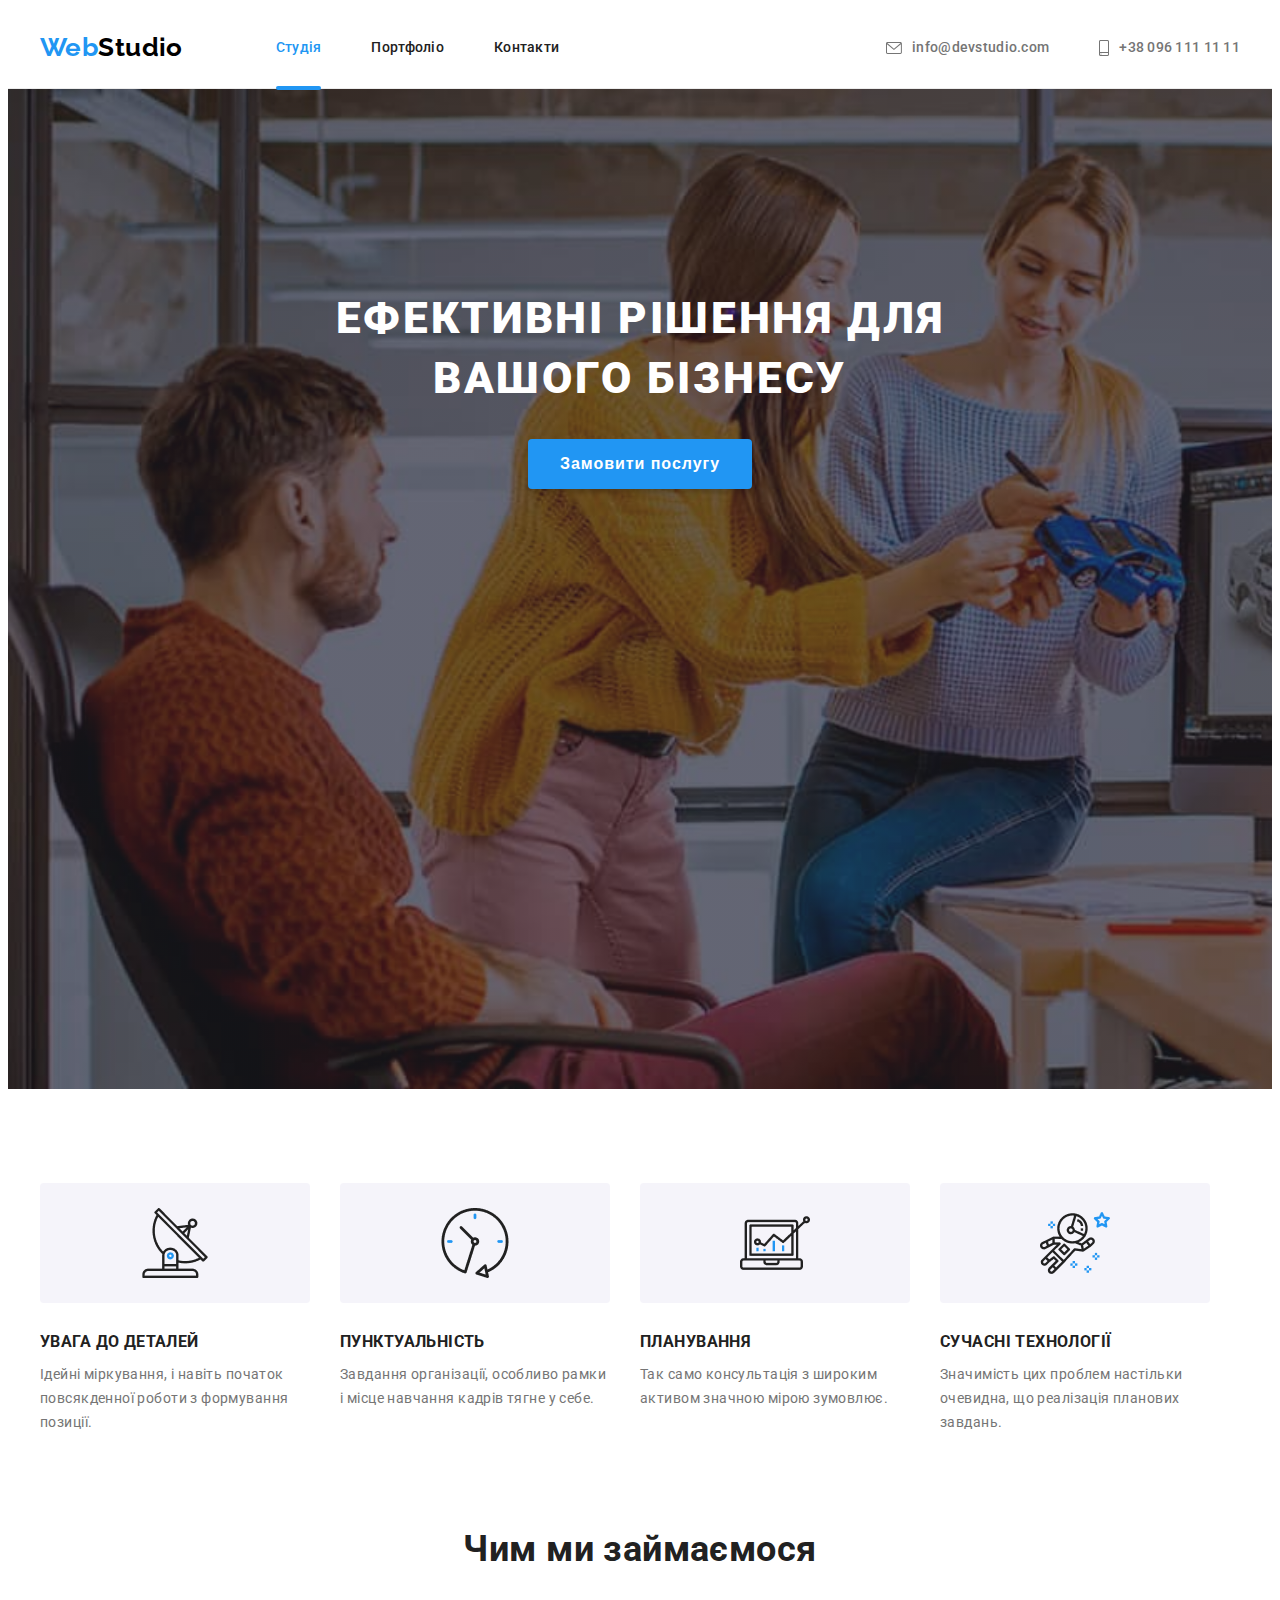
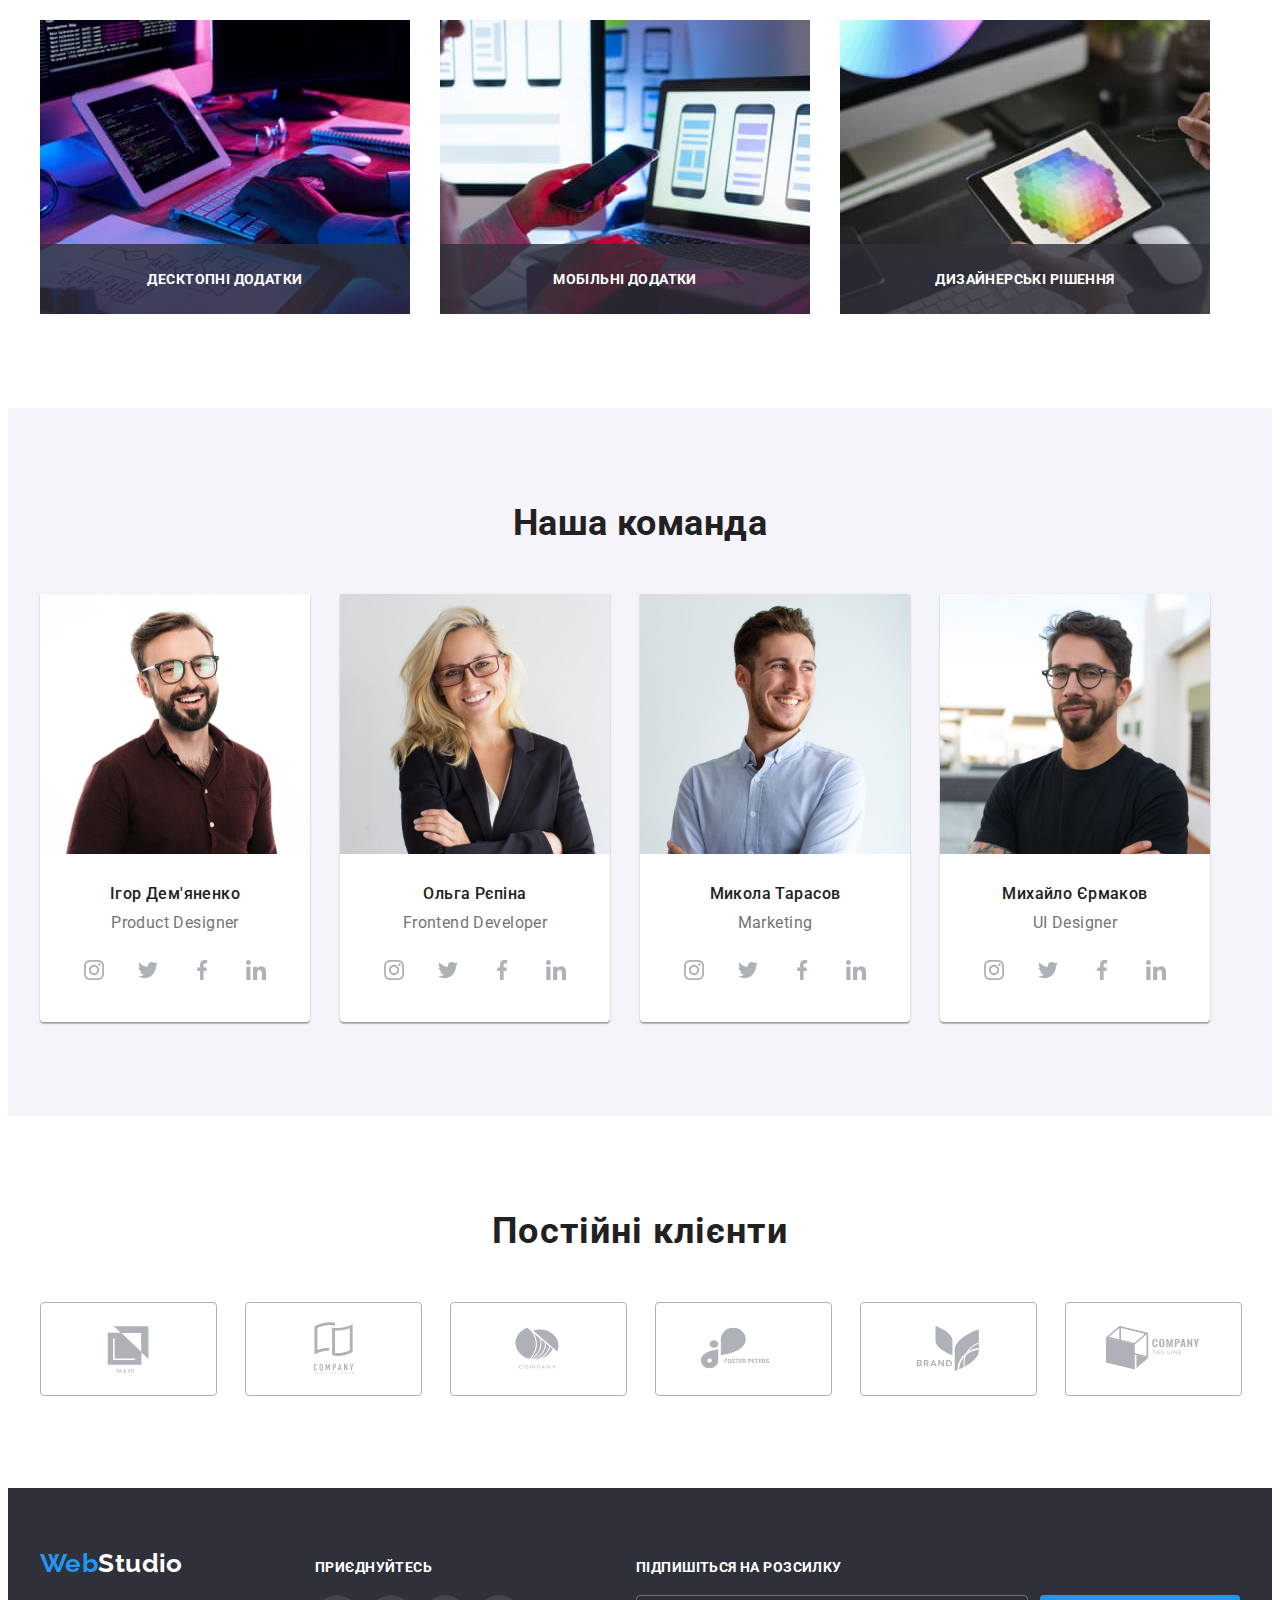
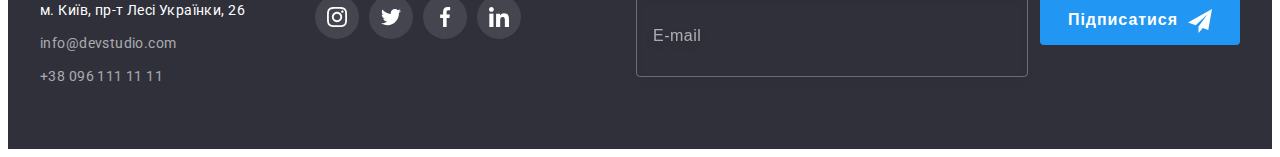
<file: index.html>
<!DOCTYPE html>
<html lang="uk">
<head>
    <meta charset="UTF-8">
    <meta http-equiv="X-UA-Compatible" content="IE=edge">
    <meta name="viewport" content="width=device-width, initial-scale=1.0">
    <link rel="preconnect" href="https://fonts.googleapis.com">
    <link rel="preconnect" href="https://fonts.gstatic.com" crossorigin>
    <link href="https://fonts.googleapis.com/css2?family=Raleway:wght@700&family=Roboto:wght@400;500;700;900&display=swap" rel="stylesheet">
    <link rel="stylesheet" href="https://cdnjs.cloudflare.com/ajax/libs/modern-normalize/1.1.0/modern-normalize.min.css"
        integrity="sha512-wpPYUAdjBVSE4KJnH1VR1HeZfpl1ub8YT/NKx4PuQ5NmX2tKuGu6U/JRp5y+Y8XG2tV+wKQpNHVUX03MfMFn9Q=="
        crossorigin="anonymous" referrerpolicy="no-referrer" />
    <link rel="stylesheet" href="./css/main.min.css">
    <title>WebStudio</title>
</head>
<body>
    <header class="header">
        <div class="container header-container">
            <a  class="logo-web logo link" href="./index.html">Web<span class="logo__black">Studio</span></a>
            <nav class="header-nav">
                <ul class="header-list list">
                    <li class="header-list-item"><a href="./index.html" class="header-link nav-active link">Студія</a></li>
                    <li class="header-list-item"><a href="./portfolio.html" class="header-link link">Портфоліо</a></li>
                    <li class="header-list-item"><a href="#" class="header-link link">Контакти</a></li>
                </ul>
            </nav>
            <ul class="header-contacts-list list">
                <li class="contacts-list-item"><a href="mailto:info@devstudio.com" class="contacts-link link">
                    <svg class="contacts-icons" width="16px" height="12px">
                    <use href="./images/symbol-defs.svg#icon-envelope"></use>
                </svg> info@devstudio.com</a></li>
                <li class="contacts-list-item tel"><a href="tel:+380961111111" class="contacts-link link">
                    <svg class="contacts-icons" width="10px" height="16px">
                        <use href="./images/symbol-defs.svg#icon-smartphone"></use>
                    </svg>+38 096 111 11 11</a></li>
            </ul>
        </div>
    </header>
    <main>
        <section class="hero">
            <div class="container hero-container">
                <h1 class="hero-title">Ефективні рішення для вашого бізнесу</h1>
                <button type="button" class="hero-btn" data-modal-open>Замовити послугу</button>
            </div>
        </section>
        <section class="benefits section">
            <div class="container benefits-container">
                <h2 class="visualy-hidden">Переваги</h2>
                <ul class="benefits-list list">
                    <li class="benefits-list-item icon-antenna">
                        <h3 class="benefits-title">Увага до деталей</h3>
                        <p class="benefits-after-title">Ідейні міркування, і навіть початок повсякденної роботи з формування позиції.</p>
                    </li>
                    <li class="benefits-list-item icon-clock">
                        <h3 class="benefits-title">Пунктуальність</h3>
                        <p class="benefits-after-title">Завдання організації, особливо рамки і місце навчання кадрів тягне у себе.</p>
                    </li>
                    <li class="benefits-list-item icon-diagram">
                        <h3 class="benefits-title">Планування</h3>
                        <p class="benefits-after-title">Так само консультація з широким активом значною мірою зумовлює.</p>
                    </li>
                    <li class="benefits-list-item icon-astronaut">
                        <h3 class="benefits-title">Сучасні технології</h3>
                        <p class="benefits-after-title">Значимість цих проблем настільки очевидна, що реалізація планових завдань.</p>
                    </li>
                </ul>
            </div>
        </section>
        <section class="work">
            <div class="container work__container">
                <h2 class="work__title">Чим ми займаємося</h2>
                <ul class="process list">
                    <li class="process__item">
                        <img src="./images/work1.jpg" alt="Робочий процес" width="370" height="294">
                        <p class="process__about">Десктопні додатки</p>
                    </li>
                    <li class="process__item">
                        <img src="./images/work2.jpg" alt="Робочий процес" width="370" height="294">
                        <p class="process__about">Мобільні додатки</p>
                    </li>
                    <li class="process__item">
                        <img src="./images/work3.jpg" alt="Робочий процес" width="370" height="294">
                        <p class="process__about">Дизайнерські рішення</p>
                    </li>
                </ul>
            </div>
        </section>
        <section class="team section">
            <div class="container team__container">
                <h2 class="team__title">Наша команда</h2>
                <ul class="employee list">
                    <li class="employee__item">
                        <img src="./images/worker1.jpg" alt="Робітник" width="270" height="260">
                        <div class="employee__about">
                            <h3 class="employee__name">Ігор Дем'яненко</h3>
                            <p lang="en" class="employee__position">Product Designer</p>
                            <ul class="soc list">
                                <il class="soc__item"><a href="" class="soc__link" target="_blank" rel="noopener noreferrer nofollow"><svg class="soc__icon">
                                    <use href="./images/symbol-defs.svg#icon-instagram"></use>
                                </svg></a></il>
                                <il class="soc__item"><a href="" class="soc__link" target="_blank" rel="noopener noreferrer nofollow"><svg class="soc__icon">
                                    <use href="./images/symbol-defs.svg#icon-twitter"></use>
                                </svg></a></il>
                                <il class="soc__item"><a href="" class="soc__link" target="_blank" rel="noopener noreferrer nofollow"><svg class="soc__icon">
                                    <use href="./images/symbol-defs.svg#icon-facebook"></use>
                                </svg></a></il>
                                <il class="soc__item"><a href="" class="soc__link" target="_blank" rel="noopener noreferrer nofollow"><svg class="soc__icon">
                                    <use href="./images/symbol-defs.svg#icon-linkedin"></use>
                                </svg></a></il>
                            </ul>
                        </div>
                    </li>
                    <li class="employee__item">
                        <img src="./images/worker2.jpg" alt="Робітник" width="270" height="260">
                        <div class="employee__about">
                            <h3 class="employee__name">Ольга Рєпіна</h3>
                            <p lang="en" class="employee__position">Frontend Developer</p>
                            <ul class="soc list">
                                <il class="soc__item"><a href="" class="soc__link" target="_blank" rel="noopener noreferrer nofollow"><svg class="soc__icon">
                                        <use href="./images/symbol-defs.svg#icon-instagram"></use>
                                    </svg></a></il>
                                <il class="soc__item"><a href="" class="soc__link" target="_blank" rel="noopener noreferrer nofollow"><svg class="soc__icon">
                                        <use href="./images/symbol-defs.svg#icon-twitter"></use>
                                    </svg></a></il>
                                <il class="soc__item"><a href="" class="soc__link" target="_blank" rel="noopener noreferrer nofollow"><svg class="soc__icon">
                                        <use href="./images/symbol-defs.svg#icon-facebook"></use>
                                    </svg></a></il>
                                <il class="soc__item"><a href="" class="soc__link" target="_blank" rel="noopener noreferrer nofollow"><svg class="soc__icon">
                                        <use href="./images/symbol-defs.svg#icon-linkedin"></use>
                                    </svg></a></il>
                            </ul>
                        </div>
                    </li>
                    <li class="employee__item">
                        <img src="./images/worker3.jpg" alt="Робітник" width="270" height="260">
                        <div class="employee__about">
                            <h3 class="employee__name">Микола Тарасов</h3>
                            <p lang="en" class="employee__position">Marketing</p>
                            <ul class="soc list">
                                <il class="soc__item"><a href="" class="soc__link" target="_blank" rel="noopener noreferrer nofollow"><svg class="soc__icon">
                                        <use href="./images/symbol-defs.svg#icon-instagram"></use>
                                    </svg></a></il>
                                <il class="soc__item"><a href="" class="soc__link" target="_blank" rel="noopener noreferrer nofollow"><svg class="soc__icon">
                                        <use href="./images/symbol-defs.svg#icon-twitter"></use>
                                    </svg></a></il>
                                <il class="soc__item"><a href="" class="soc__link" target="_blank" rel="noopener noreferrer nofollow"><svg class="soc__icon">
                                        <use href="./images/symbol-defs.svg#icon-facebook"></use>
                                    </svg></a></il>
                                <il class="soc__item"><a href="" class="soc__link" target="_blank" rel="noopener noreferrer nofollow"><svg class="soc__icon">
                                        <use href="./images/symbol-defs.svg#icon-linkedin"></use>
                                    </svg></a></il>
                            </ul>
                        </div>
                    </li>
                    <li class="employee__item">
                        <img src="./images/worker4.jpg" alt="Робітник" width="270" height="260">
                        <div class="employee__about">
                            <h3 class="employee__name">Михайло Єрмаков</h3>
                            <p lang="en" class="employee__position">UI Designer</p>
                            <ul class="soc list">
                                <il class="soc__item"><a href="" class="soc__link" target="_blank" rel="noopener noreferrer nofollow"><svg class="soc__icon">
                                        <use href="./images/symbol-defs.svg#icon-instagram"></use>
                                    </svg></a></il>
                                <il class="soc__item"><a href="" class="soc__link" target="_blank" rel="noopener noreferrer nofollow"><svg class="soc__icon">
                                        <use href="./images/symbol-defs.svg#icon-twitter"></use>
                                    </svg></a></il>
                                <il class="soc__item"><a href="" class="soc__link" target="_blank" rel="noopener noreferrer nofollow"><svg class="soc__icon">
                                        <use href="./images/symbol-defs.svg#icon-facebook"></use>
                                    </svg></a></il>
                                <il class="soc__item"><a href="" class="soc__link" target="_blank" rel="noopener noreferrer nofollow"><svg class="soc__icon">
                                        <use href="./images/symbol-defs.svg#icon-linkedin"></use>
                                    </svg></a></il>
                            </ul>
                        </div>
                    </li>
                </ul>
            </div>
        </section>
        <section class="clients section">
            <div class="container container-clients">
                <h2 class="clients-title">Постійні клієнти</h2>
                <div class="clients-block">
                    <ul class="clients-list list">
                        <li class="clients-list-item">
                            <a href="" class="clients-list-link">
                                <svg class="clients-icon">
                                    <use href="./images/symbol-defs.svg#icon-log1"></use>
                                </svg>
                            </a>
                        </li>
                        <li class="clients-list-item">
                            <a href="" class="clients-list-link">
                                <svg class="clients-icon">
                                    <use href="./images/symbol-defs.svg#icon-log2"></use>
                                </svg>
                            </a>
                        </li>
                        <li class="clients-list-item">
                            <a href="" class="clients-list-link">
                                <svg class="clients-icon">
                                    <use href="./images/symbol-defs.svg#icon-log3"></use>
                                </svg>
                            </a>
                        </li>
                        <li class="clients-list-item">
                            <a href="" class="clients-list-link">
                                <svg class="clients-icon">
                                    <use href="./images/symbol-defs.svg#icon-log4"></use>
                                </svg>
                            </a>
                        </li>
                        <li class="clients-list-item">
                            <a href="" class="clients-list-link">
                                <svg class="clients-icon">
                                    <use href="./images/symbol-defs.svg#icon-log5"></use>
                                </svg>
                            </a>
                        </li>
                        <li class="clients-list-item">
                            <a href="" class="clients-list-link">
                                <svg class="clients-icon">
                                    <use href="./images/symbol-defs.svg#icon-log6"></use>
                                </svg>
                            </a>
                        </li>
                    </ul>
                </div>
            </div>
        </section>
    </main>
    <footer class="footer">
       <div class="container footer__container">
            <div class="contacts">
                <a class="contacts__logo logo link" href="./index.html">Web<span class="logo__white">Studio</span></a>
                <address class="address">
                        <ul class="contacts__list list">
                            <li class="contacts__item"><a href="https://goo.gl/maps/NXX6LeHb5ru4royF7" target="_blank" rel="noopener noreferrer nofollow" class="contacts__link link-address link">м. Київ, пр-т Лесі Українки, 26</a></li>
                            <li class="contacts__item"><a href="mailto:info@devstudio.com" class="contacts__link link">info@devstudio.com</a></li>
                            <li class="contacts__item"><a href="tel:+380961111111" class="contacts__link link">+38 096 111 11 11</a></li>
                        </ul>
                </address>
            </div>
            <div class="mailing">
                <p class="mailing__title">Приєднуйтесь</p>
                <ul class="footer__soc soc list">
                    <il class="soc__item"><a href="" class="soc__link footer__soc-link" target="_blank" rel="noopener noreferrer nofollow"><svg
                            class="soc__icon">
                            <use href="./images/symbol-defs.svg#icon-instagram"></use>
                        </svg></a></il>
                    <il class="soc__item"><a href="" class="soc__link footer__soc-link" target="_blank" rel="noopener noreferrer nofollow"><svg
                            class="soc__icon">
                            <use href="./images/symbol-defs.svg#icon-twitter"></use>
                        </svg></a></il>
                    <il class="soc__item"><a href="" class="soc__link footer__soc-link" target="_blank" rel="noopener noreferrer nofollow"><svg
                            class="soc__icon">
                            <use href="./images/symbol-defs.svg#icon-facebook"></use>
                        </svg></a></il>
                    <il class="soc__item"><a href="" class="soc__link footer__soc-link" target="_blank" rel="noopener noreferrer nofollow"><svg
                            class="soc__icon">
                            <use href="./images/symbol-defs.svg#icon-linkedin"></use>
                        </svg></a></il>
                </ul>
            </div>
            <div class="subscribe">
                <p class="subscribe__title">Підпишіться на розсилку</p>
                <form class="subscribe__form">
                    <input type="email" class="subscribe__input" placeholder="E-mail" required>
                    <button type="submit" class="subscribe__button">Підписатися<span><svg class="subscibe__icon" width="24" height="24"><use href="./images/symbol-defs.svg#icon-send"></use></svg></span></button>
                </form>
            </div>
       </div>
    </footer>
    <div class="backdrop is-hidden" data-modal>
        <div class="modal">
            <button type="button" class="modal-close" data-modal-close>
                <svg class="modal-close-icon" width="18px" height="18px">
                    <use href="./images/symbol-defs.svg#icon-close-icon"></use>
                </svg>
            </button>
            <p class="modal-title">Залиште свої дані, ми вам передзвонимо</p>
            <form class="modal-form">
                <div class="modal-field">
                    <label for="user-name" class="input-label">Ім'я</label>
                    <div class="input-wrap">
                        <input type="text" name="user-name" class="modal-input" id="user-name" required>
                        <svg class="modal-input-icon" width="18" height="18">
                            <use href="./images/symbol-defs.svg#icon-modal-input1"></use>
                        </svg>
                    </div>
                </div>
                <div class="modal-field">
                    <label for="user-tel" class="input-label">Телефон</label>
                    <div class="input-wrap">
                        <input type="tel" name="user-tel" class="modal-input" id="user-tel" required>
                        <svg class="modal-input-icon" width="18" height="18">
                            <use href="./images/symbol-defs.svg#icon-modal-input2"></use>
                        </svg>
                    </div>
                </div>
                <div class="modal-field">
                    <label for="user-email" class="input-label">Пошта</label>
                    <div class="input-wrap">
                        <input type="email" name="user-email" class="modal-input" id="user-email" required>
                        <svg class="modal-input-icon" width="18" height="18">
                            <use href="./images/symbol-defs.svg#icon-modal-input3"></use>
                        </svg>
                    </div>
                </div>
                <div class="modal-field-comment">
                    <label for="user-comment" class="input-label input-label-comment">Коментар</label>
                    <textarea class="modal-input input-comment" id="user-comment" placeholder="Введіть текст"></textarea>
                </div>
                <div>
                    <input type="checkbox" name="privacy" id="privacy" class="input-check visualy-hidden">
                    <label for="privacy" class="check-text">
                        <span>
                            <svg class="check-icon" width="13" height="10">
                                <use href="./images/symbol-defs.svg#icon-check-mark"></use>
                            </svg>
                        </span>
                        Погоджуюся з розсилкою та приймаю <a href="" class="check-link">Умови договору</a></label>
                </div>
                <button type="submit" class="modal-btn">Відправити</button>
            </form>
        </div>
    </div>
    <script src="./js/modal.js"></script>
</body>
</html>
</file>
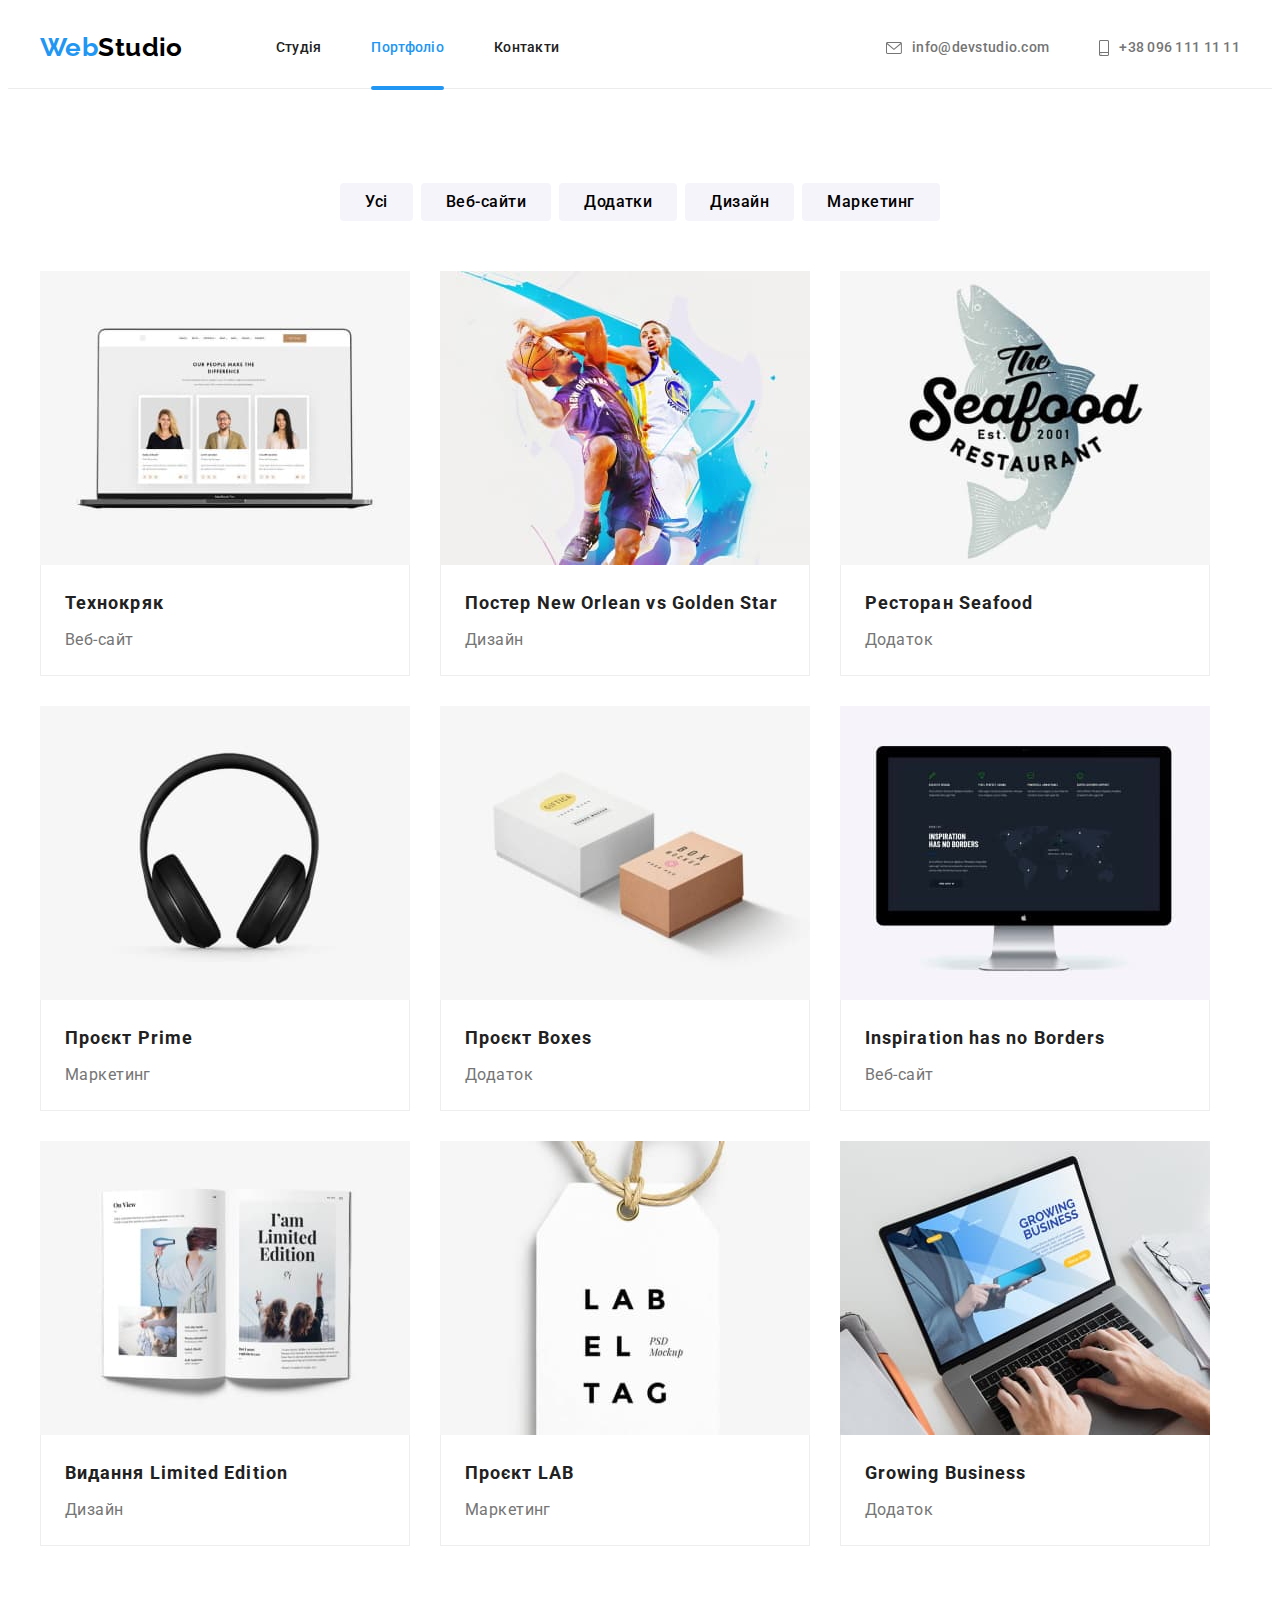
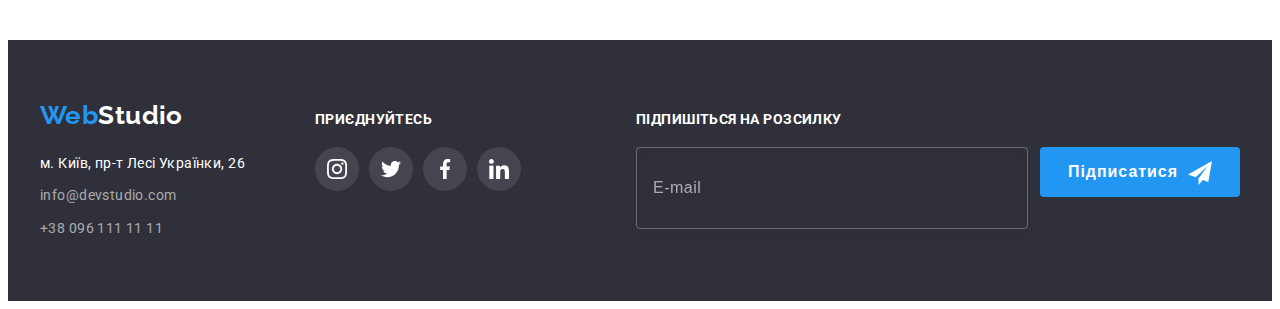
<file: portfolio.html>
<!DOCTYPE html>
<html lang="uk">
<head>
    <meta charset="UTF-8">
    <meta http-equiv="X-UA-Compatible" content="IE=edge">
    <meta name="viewport" content="width=device-width, initial-scale=1.0">
    <link rel="preconnect" href="https://fonts.googleapis.com">
    <link rel="preconnect" href="https://fonts.gstatic.com" crossorigin>
    <link href="https://fonts.googleapis.com/css2?family=Raleway:wght@700&family=Roboto:wght@400;500;700;900&display=swap"
        rel="stylesheet">
    <link rel="stylesheet" href="https://cdnjs.cloudflare.com/ajax/libs/modern-normalize/1.1.0/modern-normalize.min.css"
        integrity="sha512-wpPYUAdjBVSE4KJnH1VR1HeZfpl1ub8YT/NKx4PuQ5NmX2tKuGu6U/JRp5y+Y8XG2tV+wKQpNHVUX03MfMFn9Q=="
        crossorigin="anonymous" referrerpolicy="no-referrer" />
    <link rel="stylesheet" href="./css/main.min.css">
    <title>Portfolio</title>
</head>
<body>
    <header class="header">
        <div class="container header-container">
            <a class="logo-web logo link" href="./index.html">Web<span class="logo__black">Studio</span></a>
            <nav class="header-nav">
                <ul class="header-list list">
                    <li class="header-list-item"><a href="./index.html" class="header-link link">Студія</a></li>
                    <li class="header-list-item"><a href="./portfolio.html" class="header-link nav-active link">Портфоліо</a></li>
                    <li class="header-list-item"><a href="#" class="header-link link">Контакти</a></li>
                </ul>
            </nav>
            <ul class="header-contacts-list list">
                <li class="contacts-list-item"><a href="mailto:info@devstudio.com" class="contacts-link link">
                        <svg class="contacts-icons" width="16px" height="12px">
                            <use href="./images/symbol-defs.svg#icon-envelope"></use>
                        </svg> info@devstudio.com</a></li>
                <li class="contacts-list-item tel"><a href="tel:+380961111111" class="contacts-link link">
                        <svg class="contacts-icons" width="10px" height="16px">
                            <use href="./images/symbol-defs.svg#icon-smartphone"></use>
                        </svg>+38 096 111 11 11</a></li>
            </ul>
        </div>
    </header>
    <main>
        <section class="catalog section">
            <div class="container catalog-container">
                <h1 class="visualy-hidden">Каталог</h1>
                <ul class="catalog-list list">
                    <li class="catalog-list-item"><button type="button" class="catalog-list-btn">Усі</button></li>
                    <li class="catalog-list-item"><button type="button" class="catalog-list-btn">Веб-сайти</button></li>
                    <li class="catalog-list-item"><button type="button" class="catalog-list-btn">Додатки</button></li>
                    <li class="catalog-list-item"><button type="button" class="catalog-list-btn">Дизайн</button></li>
                    <li class="catalog-list-item"><button type="button" class="catalog-list-btn">Маркетинг</button></li>
                </ul>
                <ul class="catalog-project-list list">
                    <li class="project-list-item">
                        <a href="" class="project-link">
                            <div class="project-top-wrap">
                                <img src="./images/project1.jpg" alt="Проєкт" width="370" height="294">
                                <p class="project-top-text">Ресурс пропонує комплексні пропозиції з різним рівнем функціоналу та сервісів. Все це
                                    дозволить відвідувачу отримати вичерпні відомості про компанію чи приватну особу.</p>
                            </div>
                            <div class="project-about">
                                <h3 class="project-title">Технокряк</h3>
                                <p class="project-after-title">Веб-сайт</p>
                            </div>
                        </a>
                    </li>
                    <li class="project-list-item">
                        <a href="" class="project-link">
                            <div class="project-top-wrap">
                                <img src="./images/project2.jpg" alt="Проєкт" width="370" height="294">
                                <p class="project-top-text">Ресурс пропонує комплексні пропозиції з різним рівнем функціоналу та сервісів. Все це
                                    дозволить відвідувачу отримати вичерпні відомості про компанію чи приватну особу.</p>
                            </div>
                            <div class="project-about">
                                <h3 class="project-title">Постер New Orlean vs Golden Star</h3>
                                <p class="project-after-title">Дизайн</p>
                            </div>
                        </a>
                    </li>
                    <li class="project-list-item">
                        <a href="" class="project-link">
                            <div class="project-top-wrap">
                                <img src="./images/project3.jpg" alt="Проєкт" width="370" height="294">
                                <p class="project-top-text">Ресурс пропонує комплексні пропозиції з різним рівнем функціоналу та сервісів. Все це
                                    дозволить відвідувачу отримати вичерпні відомості про компанію чи приватну особу.</p>
                            </div>
                            <div class="project-about">
                                <h3 class="project-title">Ресторан Seafood</h3>
                                <p class="project-after-title">Додаток</p>
                            </div>
                        </a>
                    </li>
                    <li class="project-list-item">
                        <a href="" class="project-link">
                            <div class="project-top-wrap">
                                <img src="./images/project4.jpg" alt="Проєкт" width="370" height="294">
                                <p class="project-top-text">Ресурс пропонує комплексні пропозиції з різним рівнем функціоналу та сервісів. Все це
                                    дозволить відвідувачу отримати вичерпні відомості про компанію чи приватну особу.</p>
                            </div>
                            <div class="project-about">
                                <h3 class="project-title">Проєкт Prime</h3>
                                <p class="project-after-title">Маркетинг</p>
                            </div>
                        </a>
                    </li>
                    <li class="project-list-item">
                        <a href="" class="project-link">
                            <div class="project-top-wrap">
                                <img src="./images/project5.jpg" alt="Проєкт" width="370" height="294">
                                <p class="project-top-text">Ресурс пропонує комплексні пропозиції з різним рівнем функціоналу та сервісів. Все це
                                    дозволить відвідувачу отримати вичерпні відомості про компанію чи приватну особу.</p>
                            </div>
                            <div class="project-about">
                                <h3 class="project-title">Проєкт Boxes</h3>
                                <p class="project-after-title">Додаток</p>
                            </div>
                        </a>
                    </li>
                    <li class="project-list-item">
                        <a href="" class="project-link">
                            <div class="project-top-wrap">
                                <img src="./images/project6.jpg" alt="Проєкт" width="370" height="294">
                                <p class="project-top-text">Ресурс пропонує комплексні пропозиції з різним рівнем функціоналу та сервісів. Все це
                                    дозволить відвідувачу отримати вичерпні відомості про компанію чи приватну особу.</p>
                            </div>
                            <div class="project-about">
                                <h3 class="project-title">Inspiration has no Borders</h3>
                                <p class="project-after-title">Веб-сайт</p>
                            </div>
                        </a>
                    </li>
                    <li class="project-list-item">
                        <a href="" class="project-link">
                            <div class="project-top-wrap">
                                <img src="./images/project7.jpg" alt="Проєкт" width="370" height="294">
                                <p class="project-top-text">Ресурс пропонує комплексні пропозиції з різним рівнем функціоналу та сервісів. Все це
                                    дозволить відвідувачу отримати вичерпні відомості про компанію чи приватну особу.</p>
                            </div>
                            <div class="project-about">
                                <h3 class="project-title">Видання Limited Edition</h3>
                                <p class="project-after-title">Дизайн</p>
                            </div>
                        </a>
                    </li>
                    <li class="project-list-item">
                        <a href="" class="project-link">
                            <div class="project-top-wrap">
                                <img src="./images/project8.jpg" alt="Проєкт" width="370" height="294">
                                <p class="project-top-text">Ресурс пропонує комплексні пропозиції з різним рівнем функціоналу та сервісів. Все це
                                    дозволить відвідувачу отримати вичерпні відомості про компанію чи приватну особу.</p>
                            </div>
                            <div class="project-about">
                                <h3 class="project-title">Проєкт LAB</h3>
                                <p class="project-after-title">Маркетинг</p>
                            </div>
                        </a>
                    </li>
                    <li class="project-list-item">
                        <a href="" class="project-link">
                            <div class="project-top-wrap">
                                <img src="./images/project9.jpg" alt="Проєкт" width="370" height="294">
                                <p class="project-top-text">Ресурс пропонує комплексні пропозиції з різним рівнем функціоналу та сервісів. Все це
                                    дозволить відвідувачу отримати вичерпні відомості про компанію чи приватну особу.</p>
                            </div>
                            <div class="project-about">
                                <h3 class="project-title">Growing Business</h3>
                                <p class="project-after-title">Додаток</p>
                            </div>
                        </a >
                    </li>
                </ul>
            </div>
        </section>
    </main>
    <footer class="footer">
        <div class="container footer__container">
            <div class="contacts">
                <a class="contacts__logo logo link" href="./index.html">Web<span class="logo__white">Studio</span></a>
                <address class="address">
                    <ul class="contacts__list list">
                        <li class="contacts__item"><a href="https://goo.gl/maps/NXX6LeHb5ru4royF7" target="_blank"
                                rel="noopener noreferrer nofollow" class="contacts__link link-address link">м. Київ, пр-т
                                Лесі Українки, 26</a></li>
                        <li class="contacts__item"><a href="mailto:info@devstudio.com"
                                class="contacts__link link">info@devstudio.com</a></li>
                        <li class="contacts__item"><a href="tel:+380961111111" class="contacts__link link">+38 096 111 11
                                11</a></li>
                    </ul>
                </address>
            </div>
            <div class="mailing">
                <p class="mailing__title">Приєднуйтесь</p>
                <ul class="footer__soc soc list">
                    <il class="soc__item"><a href="" class="soc__link footer__soc-link" target="_blank"
                            rel="noopener noreferrer nofollow"><svg class="soc__icon">
                                <use href="./images/symbol-defs.svg#icon-instagram"></use>
                            </svg></a></il>
                    <il class="soc__item"><a href="" class="soc__link footer__soc-link" target="_blank"
                            rel="noopener noreferrer nofollow"><svg class="soc__icon">
                                <use href="./images/symbol-defs.svg#icon-twitter"></use>
                            </svg></a></il>
                    <il class="soc__item"><a href="" class="soc__link footer__soc-link" target="_blank"
                            rel="noopener noreferrer nofollow"><svg class="soc__icon">
                                <use href="./images/symbol-defs.svg#icon-facebook"></use>
                            </svg></a></il>
                    <il class="soc__item"><a href="" class="soc__link footer__soc-link" target="_blank"
                            rel="noopener noreferrer nofollow"><svg class="soc__icon">
                                <use href="./images/symbol-defs.svg#icon-linkedin"></use>
                            </svg></a></il>
                </ul>
            </div>
            <div class="subscribe">
                <p class="subscribe__title">Підпишіться на розсилку</p>
                <form class="subscribe__form">
                    <input type="email" class="subscribe__input" placeholder="E-mail" required>
                    <button type="submit" class="subscribe__button">Підписатися<span><svg class="subscibe__icon" width="24"
                                height="24">
                                <use href="./images/symbol-defs.svg#icon-send"></use>
                            </svg></span></button>
                </form>
            </div>
        </div>
    </footer>
</body>
</html>
</file>
<file: css/main.min.css>
p,h1,h2,h3,h4,h5,h6{margin:0}ul,ol{margin:0;padding-left:0}button{cursor:pointer}address{font-style:normal}img{display:block}.list{list-style:none}.link{text-decoration:none}:root{--primary-text-color: #212121;--secondary-text-color: #757575;--white-color: #FFFFFF;--black-color: #000000;--grey-color: #AFB1B8;--background-our-team: #F5F4FA;--background-hero-footer: #2F303A;--accent-color: #2196F3;--hero-button-hover: #188CE8;--transition: 250ms cubic-bezier(0.4, 0, 0.2, 1)}.visualy-hidden{position:absolute;width:1px;height:1px;margin:-1px;border:0;padding:0;white-space:nowrap;-webkit-clip-path:inset(100%);clip-path:inset(100%);clip:rect(0 0 0 0);overflow:hidden}body{font-family:"Roboto",sans-serif;color:#212121;background-color:#fff;font-size:14px;letter-spacing:.03em}.container{width:1200px;padding-left:15px;padding-right:15px;margin:0 auto}.section{padding-top:94px;padding-bottom:94px}.backdrop{width:100%;height:100%;position:fixed;top:0;background-color:rgba(0,0,0,.2);transition:opacity var(--transition),visibility var(--transition)}.modal{width:528px;min-height:581px;background-color:var(--white-color);position:absolute;top:50%;left:50%;padding:40px;box-shadow:0px 1px 3px rgba(0,0,0,.12),0px 1px 1px rgba(0,0,0,.14),0px 2px 1px rgba(0,0,0,.2);border-radius:4px;transform:translate(-50%, -50%) scale(1);transition:transform 250ms var(--transition)}.backdrop.is-hidden .modal{transform:translate(-50%) scale(0)}.modal-close{width:30px;height:30px;background-color:rgba(0,0,0,0);border:1px solid rgba(0,0,0,.1);border-radius:50%;position:absolute;top:8px;right:8px;display:flex;align-items:center;justify-content:center;transition:fill var(--transition)}.modal-close:hover,.modal-close:focus{fill:var(--accent-color)}.is-hidden{opacity:0;visibility:hidden;pointer-events:none}.modal-title{font-size:20px;font-weight:700;line-height:1.15;letter-spacing:.03em;text-align:center;color:var(--primary-text-color);margin-bottom:12px}.modal-field{margin-bottom:10px}.modal-field-comment{margin-bottom:20px}.input-label{font-size:12px;line-height:1.1666666667;letter-spacing:.01em;margin-bottom:4px;color:var(--secondary-text-color);display:block}.input-wrap{position:relative}.modal-input{font-size:12px;line-height:1.1666666667;letter-spacing:.01em;width:100%;height:40px;padding-left:42px;padding-right:12px;outline:rgba(0,0,0,0);border:1px solid rgba(33,33,33,.2);border-radius:4px;color:var(--black-color);transition:border-color var(--transition)}.modal-input:hover,.modal-input:focus{border-color:var(--accent-color)}.modal-input-icon{position:absolute;top:50%;transform:translateY(-50%);left:12px;transition:fill var(--transition)}.modal-input:hover+.modal-input-icon,.modal-input:focus+.modal-input-icon{fill:var(--accent-color)}.input-comment{padding:12px 16px;resize:none;width:100%;height:120px}.input-comment::-moz-placeholder{font-size:12px;line-height:1.1666666667;letter-spacing:.01em;color:rgba(117,117,117,.5)}.input-comment:-ms-input-placeholder{font-size:12px;line-height:1.1666666667;letter-spacing:.01em;color:rgba(117,117,117,.5)}.input-comment::placeholder{font-size:12px;line-height:1.1666666667;letter-spacing:.01em;color:rgba(117,117,117,.5)}.check-text{align-items:center;display:flex;justify-content:center;margin-top:25px;font-size:14px;line-height:1.71;letter-spacing:.03em;color:var(--secondary-text-color)}.check-text span{width:16px;height:15px;border:2px solid #212121;fill:rgba(0,0,0,0);display:flex;justify-content:center;align-items:center;border-radius:3px;transition:fill var(--transition),background-color var(--transition),border var(--transition),border-color var(--transition);margin-right:8px}.input-check:checked+.check-text span{fill:var(--white-color);background-color:var(--accent-color);border:none}.input-check:focus+.check-text span,.input-check:hover+.check-text span{border-color:var(--accent-color)}.check-link{-webkit-text-decoration-line:underline;text-decoration-line:underline;color:var(--accent-color);margin-left:5px}.modal-btn{font-size:16px;font-weight:700;line-height:1.88;letter-spacing:.06em;display:flex;align-items:center;text-align:center;color:var(--white-color);padding:10px 52px;background-color:var(--accent-color);border-radius:4px;border:none;margin:0 auto;margin-top:30px;transition:box-shadow var(--transition),background-color var(--transition)}.modal-btn:hover{box-shadow:0px 4px 4px rgba(0,0,0,.15);background-color:var(--hero-button-hover)}.soc{display:flex;justify-content:center;gap:10px}.soc__item{width:44px;height:44px}.soc__link{width:100%;height:100%;color:var(--grey-color);display:flex;justify-content:center;align-items:center;background-color:var(--white-color);border-radius:50%;transition:background-color var(--transition),color var(--transition)}.soc__link:hover,.soc__link:focus{background-color:var(--accent-color);color:var(--white-color)}.soc__icon{width:20px;height:20px;fill:currentColor}.logo{font-family:"Raleway","sans-serif";font-size:26px;font-weight:700;line-height:1.2;color:var(--accent-color)}.logo__black{color:var(--black-color)}.logo__white{color:var(--white-color)}.header{padding-top:24px;padding-bottom:25px;border-bottom:1px solid #ececec}.header-container{display:flex;align-items:center}.logo-web{margin-right:93px}.header-nav{margin-right:auto}.header-list{display:flex;gap:50px}.header-link{font-weight:500;line-height:1.14;letter-spacing:.02em;color:var(--primary-text-color);transition:var(--transition)}.header-link:hover,.header-link:focus{color:var(--accent-color)}.nav-active{color:var(--accent-color);position:relative}.nav-active::after{content:"";display:block;width:100%;height:4px;background-color:var(--accent-color);border-radius:2px;position:absolute;top:47px;right:0;cursor:default}.header-contacts-list{display:flex;gap:50px}.contacts-icons{fill:currentColor;margin-right:10px}.contacts-link{font-weight:500;line-height:1.14;letter-spacing:.02em;color:var(--secondary-text-color);display:flex;align-items:center;transition:var(--transition)}.contacts-link:hover,.contacts-link:focus{color:var(--accent-color)}.footer{padding-top:60px;padding-bottom:60px;background-color:var(--background-hero-footer)}.footer__container{display:flex;align-items:baseline}.contacts{margin-right:70px}.contacts__logo{display:block;margin-bottom:20px}.contacts__item:not(:last-child){margin-bottom:9px}.contacts__link{font-weight:400;line-height:1.71;color:rgba(255,255,255,.6);font-style:normal;transition:color var(--transition)}.contacts__link:hover,.contacts__link:focus{color:var(--accent-color)}.link-address{color:var(--white-color);font-style:normal}.footer__soc-link{background-color:rgba(255,255,255,.1);color:var(--white-color)}.mailing__title{font-size:14px;font-weight:700;line-height:1.1428571429;letter-spacing:.03em;text-transform:uppercase;color:var(--white-color);margin-bottom:20px}.subscribe{margin-left:auto}.subscribe__title{font-size:14px;font-weight:700;line-height:1.1428571429;letter-spacing:.03em;text-transform:uppercase;color:var(--white-color)}.subscribe__form{margin-top:20px;display:flex;gap:12px}.subscribe__input{background:rgba(0,0,0,0);font-size:16px;line-height:1.25;letter-spacing:.03em;color:var(--white-color);width:358px;height:50px;filter:drop-shadow(0px 4px 4px rgba(0, 0, 0, 0.15));border-radius:4px;padding:15px 16px;border:1px solid rgba(255,255,255,.3);transition:border-color var(--transition)}.subscribe__input::-moz-placeholder{font-size:16px;line-height:1.25;letter-spacing:.03em;color:rgba(255,255,255,.6)}.subscribe__input:-ms-input-placeholder{font-size:16px;line-height:1.25;letter-spacing:.03em;color:rgba(255,255,255,.6)}.subscribe__input::placeholder{font-size:16px;line-height:1.25;letter-spacing:.03em;color:rgba(255,255,255,.6)}.subscribe__input:hover,.subscribe__input:focus{border-color:var(--white-color)}.subscribe__button{display:flex;justify-content:center;align-items:center;gap:10px;width:200px;height:50px;font-size:16px;font-weight:700;line-height:1.88;letter-spacing:.06em;color:var(--white-color);background-color:var(--accent-color);fill:var(--white-color);border-color:rgba(0,0,0,0);border-radius:4px;transition:background-color var(--transition),box-shadow var(--transition)}.subscribe__button:hover,.subscribe__button:focus{background-color:var(--hero-button-hover);box-shadow:0px 4px 4px rgba(0,0,0,.15)}.subscibe__icon{transform:translateY(25%)}.hero{max-width:1600px;height:600px;margin:0 auto;padding-top:200px;padding-bottom:200px;background-image:linear-gradient(rgba(47, 48, 58, 0.4), rgba(47, 48, 58, 0.4)),url(../images/hero-bg.jpg);background-repeat:no-repeat;background-size:cover}.hero-container{margin:0 auto;text-align:center}.hero-title{font-size:44px;font-weight:900;line-height:1.36;letter-spacing:.06em;text-transform:uppercase;color:var(--white-color);max-width:696px;margin:0 auto;margin-bottom:30px}.hero-btn{font-size:16px;font-weight:700;line-height:1.88;letter-spacing:.06em;align-items:center;text-align:center;color:var(--white-color);background-color:var(--accent-color);border:0px;box-shadow:0px 4px 4px rgba(0,0,0,.15);border-radius:4px;padding:10px 32px;min-width:152px;transition:background-color var(--transition)}.hero-btn:hover{background-color:var(--hero-button-hover)}.benefits{display:block}.benefits-list{display:flex;gap:30px}.benefits-list-item{max-width:270px}.benefits-list-item::before{display:block;content:"";height:120px;background-size:contain;background-repeat:no-repeat;background-color:var(--background-our-team);border-radius:4px;margin-bottom:30px}.icon-antenna::before{background-image:url(../images/antenna.png);background-repeat:no-repeat;background-size:70px 70px;background-position:center}.icon-clock::before{background-image:url(../images/clock.png);background-repeat:no-repeat;background-size:70px 70px;background-position:center}.icon-diagram::before{background-image:url(../images/diagram.png);background-repeat:no-repeat;background-size:70px 70px;background-position:center}.icon-astronaut::before{background-image:url(../images/astronaut.png);background-repeat:no-repeat;background-size:70px 70px;background-position:center}.benefits-title{font-weight:700;line-height:1.14;text-transform:uppercase;margin-bottom:10px}.benefits-after-title{line-height:1.7142857143;color:var(--secondary-text-color)}.work{display:block;padding-bottom:94px}.work__container{text-align:center}.work__title{font-size:36px;font-weight:700;line-height:1.1666666667;margin-bottom:50px}.process{display:flex;gap:30px}.process__item{position:relative}.process__about{font-weight:700;line-height:1.1428571429;letter-spacing:.03em;text-align:center;text-transform:uppercase;color:var(--white-color);background-color:rgba(47,48,58,.8);width:100%;height:70px;display:flex;align-items:center;justify-content:center;position:absolute;bottom:0}.team{background-color:var(--background-our-team)}.team__title{font-size:36px;font-weight:700;line-height:1.1666666667;text-align:center;margin-bottom:50px}.employee{display:flex;gap:30px}.employee__item{background-color:var(--white-color);box-shadow:0px 1px 3px rgba(0,0,0,.12),0px 1px 1px rgba(0,0,0,.14),0px 2px 1px rgba(0,0,0,.2);border-radius:0px 0px 4px 4px}.employee__about{text-align:center;padding-top:30px;padding-bottom:30px}.employee__name{font-size:16px;font-weight:500;line-height:1.1875;margin-bottom:10px}.employee__position{font-size:16px;font-weight:400;line-height:1.1875;color:var(--secondary-text-color);margin-bottom:16px}.clients-title{font-size:36px;font-weight:700;line-height:1.1666666667;letter-spacing:.03em;margin-bottom:50px;text-align:center;color:var(--primary-text-color)}.clients-list{display:flex;justify-content:center;gap:30px;width:100%}.clients-list-item{width:calc((100% - 150px)/6);height:92px}.clients-list-link{width:100%;height:100%;border:1px solid currentColor;border-radius:4px;display:flex;justify-content:center;align-items:center;color:var(--grey-color);transition:color var(--transition)}.clients-list-link:hover,.clients-list-link:focus{color:var(--accent-color)}.clients-icon{fill:currentColor;width:106px;height:60px}.catalog-list{display:flex;justify-content:center;gap:8px;margin-bottom:50px}.catalog-list-btn{font-family:inherit;font-size:16px;font-weight:500;line-height:1.62;letter-spacing:.03em;text-align:center;background-color:var(--background-our-team);border-radius:4px;border:none;padding:6px 25px;transition:color var(--transition),background-color var(--transition),box-shadow var(--transition)}.catalog-list-btn:hover,.catalog-list-btn:focus{color:var(--white-color);background-color:var(--accent-color);box-shadow:0px 3px 1px rgba(0,0,0,.1),0px 1px 2px rgba(0,0,0,.08),0px 2px 2px rgba(0,0,0,.12)}.catalog-project-list{display:flex;flex-wrap:wrap;gap:30px}.project-about{padding:20px 24px;border:1px solid #eee;border-top:none}.project-list-item{width:calc(100% - 60px)/3}.project-link{width:100%;display:block;text-decoration:none;transition:box-shadow var(--transition)}.project-link:hover,.project-link:focus{box-shadow:0px 1px 1px rgba(0,0,0,.12),0px 4px 4px rgba(0,0,0,.06),1px 4px 6px rgba(0,0,0,.16)}.project-title{font-size:18px;font-weight:700;line-height:2;letter-spacing:.06em;margin-bottom:4px;color:var(--primary-text-color)}.project-after-title{font-size:16px;font-weight:400;line-height:1.88;color:var(--secondary-text-color)}.project-link:hover .project-top-text,.project-link:focus .project-top-text{transform:translateY(0)}.project-top-wrap{position:relative;overflow:hidden}.project-top-text{position:absolute;top:0;padding:63px 24px;font-size:18px;font-weight:400;line-height:1.56;letter-spacing:.03em;color:var(--white-color);background-color:rgba(33,150,243,.9);height:100%;transform:translateY(100%);transition:transform var(--transition);overflow:auto}/*# sourceMappingURL=main.min.css.map */
</file>
